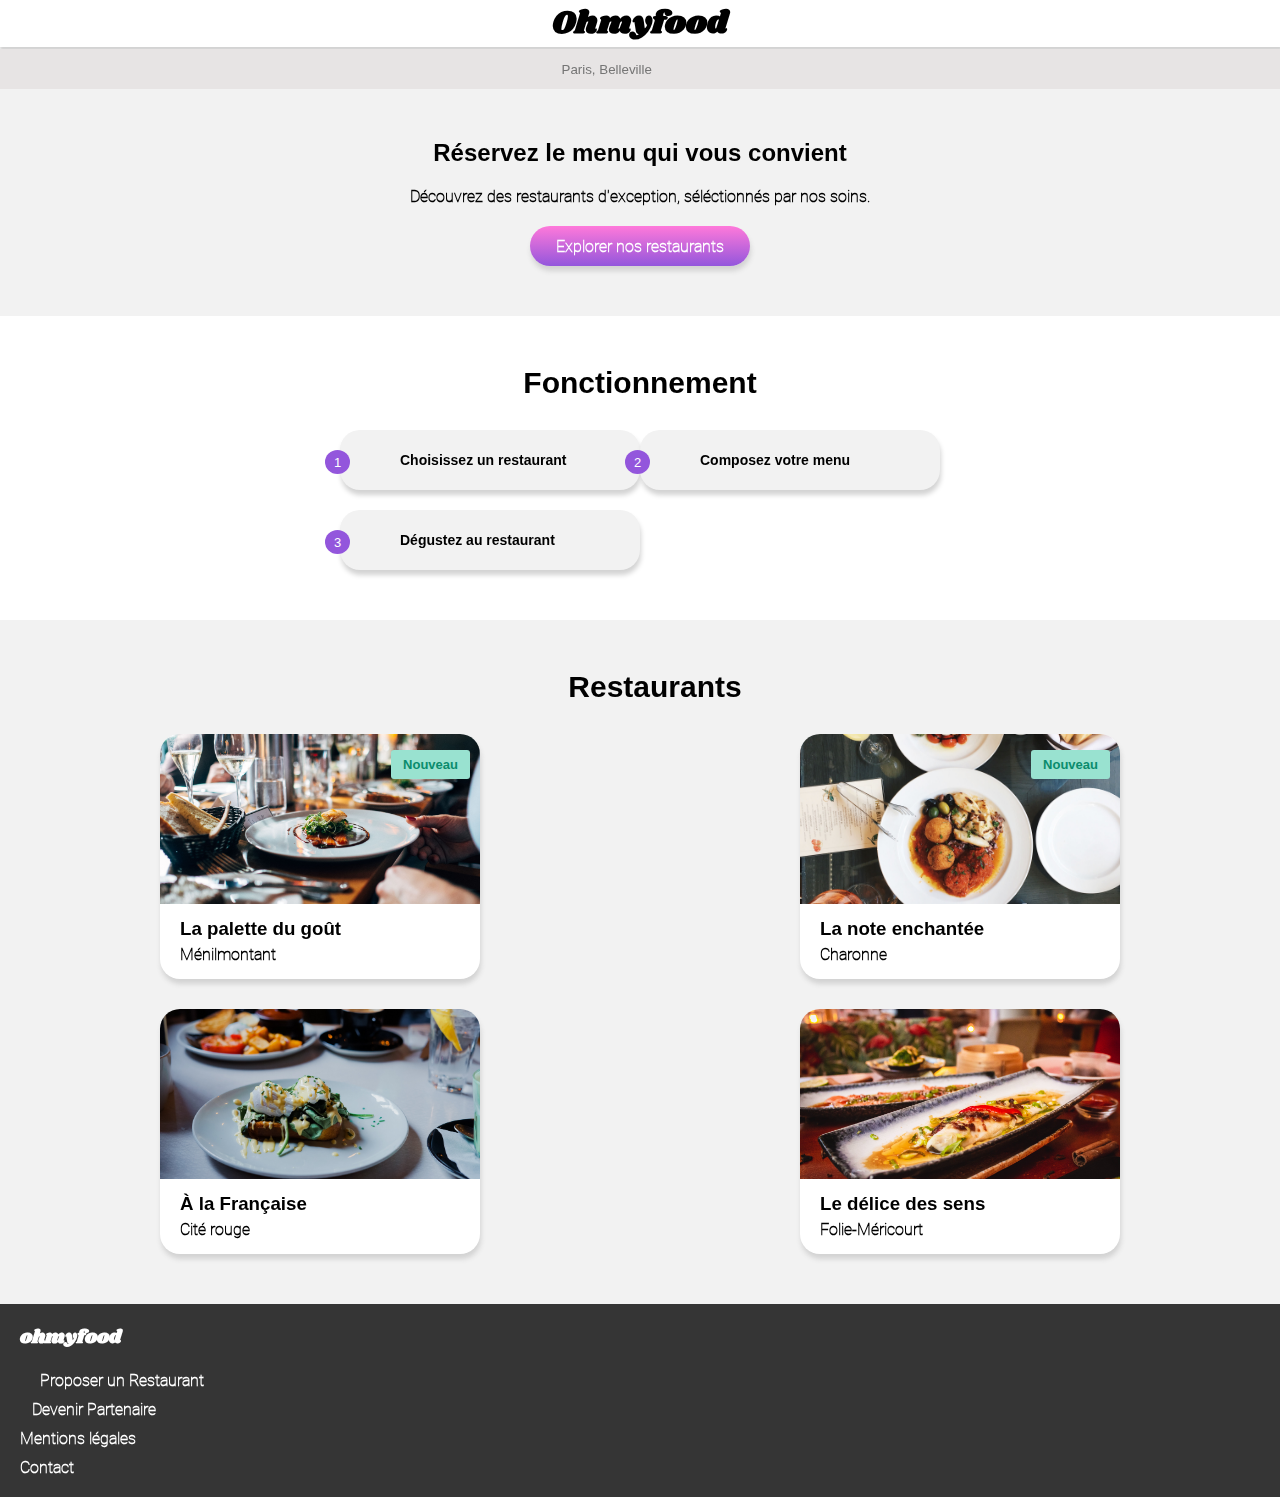
<file: index.html>
<!DOCTYPE html>
<html lang="fr">
<head>
    <meta charset="UTF-8">
    <meta http-equiv="X-UA-Compatible" content="IE=edge">
    <meta name="viewport" content="width=device-width, initial-scale=1.0">
    <link rel="stylesheet" type="text/css" href="style.css">
    <link rel="stylesheet" href="https://use.fontawesome.com/releases/v5.8.1/css/all.css" integrity="sha384-50oBUHEmvpQ+1lW4y57PTFmhCaXp0ML5d60M1M7uH2+nqUivzIebhndOJK28anvf" crossorigin="anonymous">
    <title>Oh My Food</title>
</head>
<body>
    <div class="loader"> 
        <span class="loader-round color1"></span>
        <span class="loader-round color2"></span>
        <span class="loader-round color3"></span>
    </div>
    <header>
        <h1 class="omf">Ohmyfood</h1>

    </header>
    <div class="recherche">
    <form>
        <i class="fas fa-map-marker-alt map"></i>
        <label id="search"></label>
        <input type="search" id="site-search" name="q" aria-label="Search through site content" placeholder="Paris, Belleville" >
    </form>
    </div>
    <div class="description">
        <h2 class="description-titre">Réservez le menu qui vous convient</h2>
        <p class="description-texte">Découvrez des restaurants d'exception, séléctionnés par nos soins.</p>
        <div class="description-clic">
            <p>Explorer nos restaurants</p>
        </div>

    </div>
    <nav class="fonctionnement">
        <h2 >Fonctionnement</h2>
        <ul class="menu-fonctionnement">
            <li>
                <div class="btn-nav m1">
                    <i class="fas fa-mobile-alt icon-menu"></i>
                    <h4 class="fonctionnement-text">Choisissez un restaurant</h4>
                    <div class="number">1</div>
                </div>
            </li>
            <li>
                <div class="btn-nav m2">
                    <div class="icon-menu">
                        <i class="fas fa-ellipsis-v "></i>
                        <i class="fas fa-bars "></i>
                    </div>
                    <h4 class="fonctionnement-text" >Composez votre menu</h4>
                    <div class="number">2</div>
                </div>
            </li>
            <li>
                <div class="btn-nav m3">
                    <i class="fas fa-store icon-menu "></i>
                    <h4 class="fonctionnement-text">Dégustez au restaurant</h4>
                    <div class="number">3</div>
                </div>
            </li>

        </ul>

    </nav>
    <section>
        <h2>Restaurants</h2>
        <div class="lesmenu">
        <article>
            <a href="indexm1.html">
                <img src="image/menu1-min.jpg" class="img" alt="menu1">
            </a>
            
            
            <div class="article-contenue">
                <div class="article-text">
                    <h3>La palette du goût</h3>
                    <span class="new">Nouveau</span>
                    <p>Ménilmontant</p>
                </div>
                <div class="amour">
                    <i class="fas fa-heart coeur-fond"></i><i class="far fa-heart coeur"></i>
                </div>
            </div> 
        </article>
        <article>
            <a href="indexm2.html">
                <img src="image/menu2-min.jpg" class="img" alt="menu2">
            </a>
            <div class="article-contenue">
                <div class="article-text">
                    <h3>La note enchantée</h3>
                    <span class="new">Nouveau</span>
                    <p>Charonne</p>
                </div>
                <div class="amour">
                    <i class="fas fa-heart coeur-fond"></i><i class="far fa-heart coeur"></i>
                </div>
            </div>
        </article>
        <article>
            <a href="indexm3.html">
                <img src="image/menu3-min.jpg" class="img" alt="menu3">
            </a>
            <div class="article-contenue">
                <div class="article-text">
                    <h3>À la Française</h3>
                    <p>Cité rouge</p>
                </div>
                <div class="amour">
                    <i class="fas fa-heart coeur-fond"></i><i class="far fa-heart coeur"></i>
                </div>
            </div>
        </article>
        <article>
            <a href="indexm4.html">
                <img src="image/menu4-min.jpg" class="img" alt="menu4">
            </a>
            <div class="article-contenue">
                <div class="article-text">
                    <h3>Le délice des sens</h3>
                    <p>Folie-Méricourt</p>
                </div>
                <div class="amour">
                    <i class="fas fa-heart coeur-fond"></i><i class="far fa-heart coeur"></i>
                </div>
            </div>
        </article>
    </div>
    </section>
    <footer> 
        <h2 class="footer-titre omf">ohmyfood</h2>
        <ul class="footer-menu">
        <li class="footer-element">
            <i class="fas fa-utensils icon-footer ic1"></i>
            <p>Proposer un Restaurant</p>
        </li>
        <li class="footer-element">
            <i class="fas fa-hands-helping icon-footer ic2"></i>
            <p>Devenir Partenaire</p>
        </li>
        <li class="footer-element">
            <p>Mentions légales</p>
        </li>
        <li class="footer-element">
            <a href="mailto:Email@trck.com">
                <p>Contact</p>
            </a>
        </li>
        
    </ul>
    </footer>

</body>
</html>
</file>
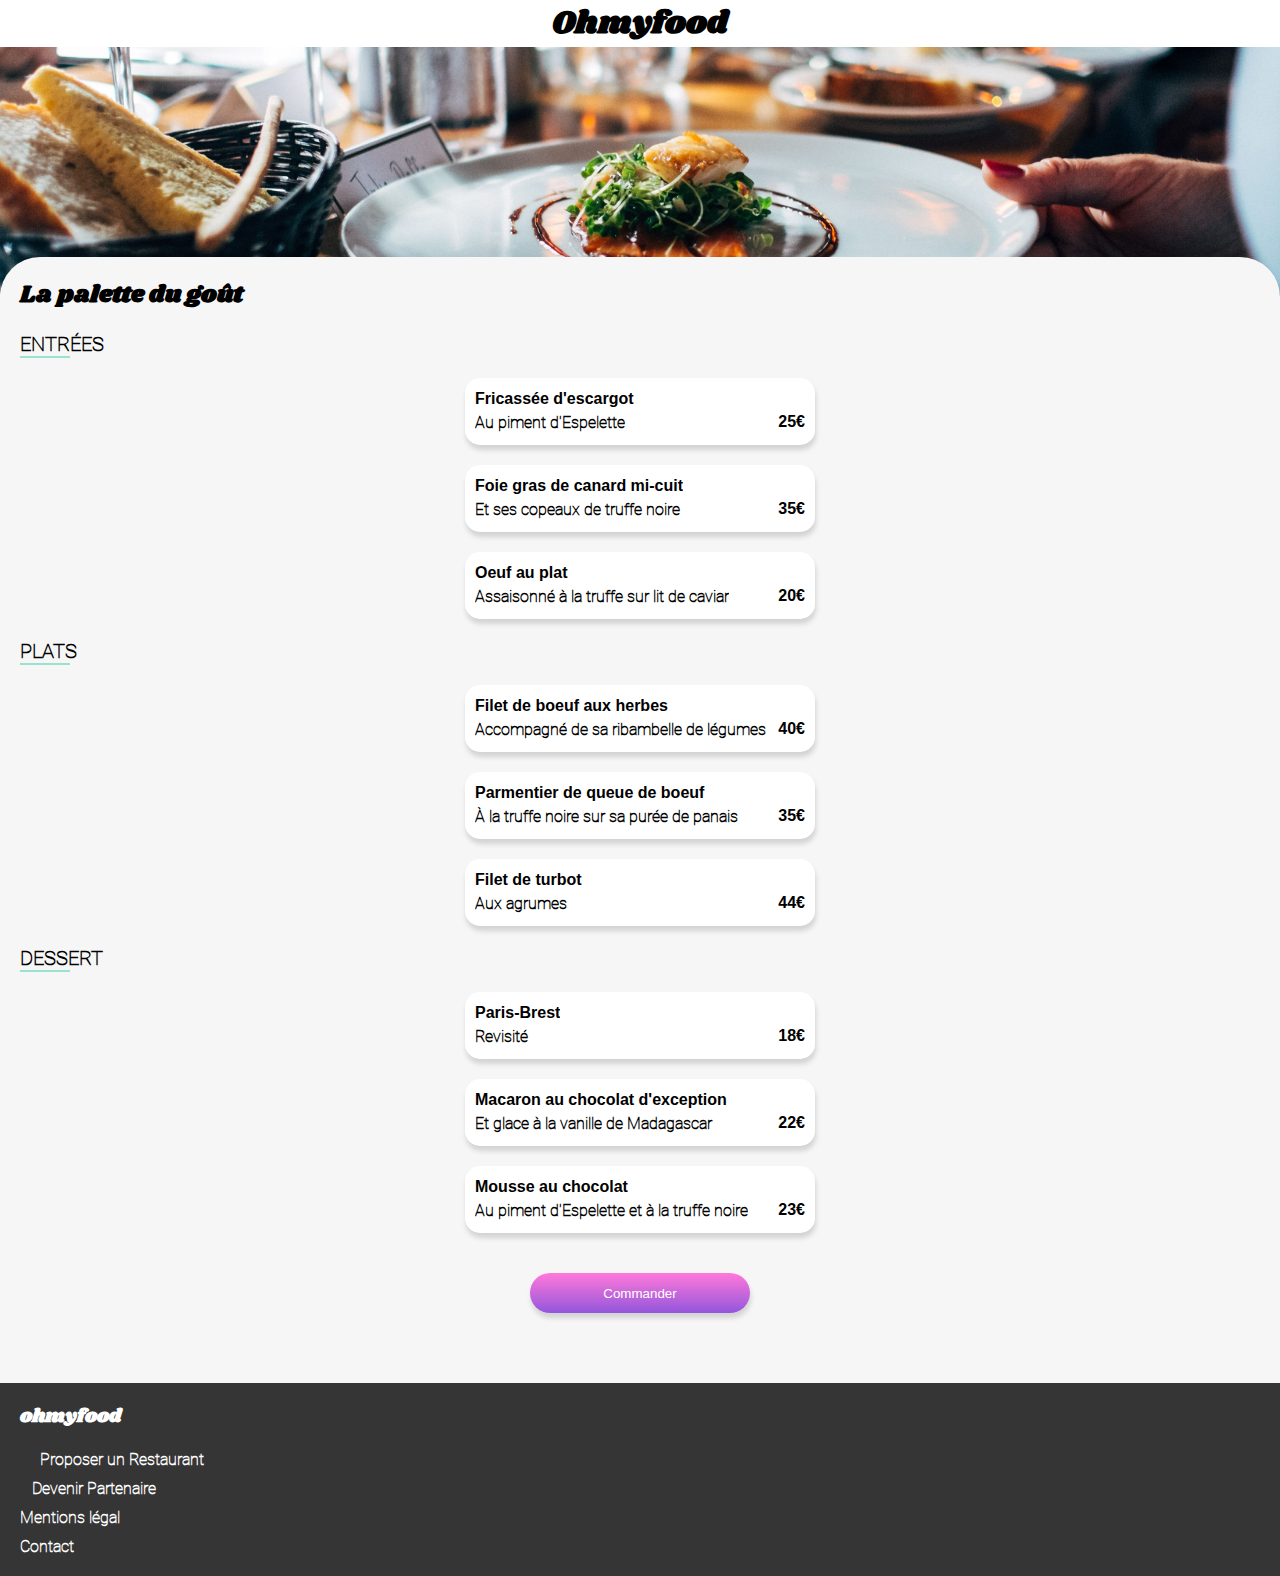
<file: indexm1.html>
<!DOCTYPE html>
<html lang="fr">
<head>
    <meta charset="UTF-8">
    <meta http-equiv="X-UA-Compatible" content="IE=edge">
    <meta name="viewport" content="width=device-width, initial-scale=1.0">
    <link rel="stylesheet" type="text/css" href="stylemenu.css">
    <link rel="stylesheet" href="https://use.fontawesome.com/releases/v5.8.1/css/all.css" integrity="sha384-50oBUHEmvpQ+1lW4y57PTFmhCaXp0ML5d60M1M7uH2+nqUivzIebhndOJK28anvf" crossorigin="anonymous">

    <title>La palette du goût</title>
</head>

<body>
    <header>
      <a href="index.html">
         <i class="fas fa-arrow-left retour"></i>
        </a>
         <h1 class="omf">Ohmyfood</h1>

    </header>
    <div class="photo">
      <img src="image/menu1-min.jpg" class="img" alt="menu1">
    </div>
    <section>
        <div class="titre"> 
            <h2>La palette du goût</h2>
            <div class="amour">
              <i class="fas fa-heart coeur-fond"></i><i class="far fa-heart coeur"></i>
          </div>
        </div>
          <div class="lesmenu">
            <article>
            <h2>ENTRÉES</h2>
            <ul class="menu">
                <li class="un">
                  <div class="menu-contenue">
                    <h3>Fricassée d'escargot</h3>
                    <p>Au piment d'Espelette</p>
                  </div>
                  <p class="prix">25€</p>
                  <div class="choix ">
                    <i class="fas fa-check-circle valide rotate-center "></i>
                  </div>
                </li>
                <li class="deux">
                  <div class="menu-contenue">
                    <h3>Foie gras de canard mi-cuit</h3>
                    <p>Et ses copeaux de truffe noire</p>
                  </div>
                  <p class="prix">35€</p>
                  <div class="choix ">
                    <i class="fas fa-check-circle valide rotate-center "></i>
                  </div>
                </li>
                <li class="trois">
                  <div class="menu-contenue">
                    <h3>Oeuf au plat</h3>
                    <p>Assaisonné à la truffe sur lit de caviar</p>
                  </div>
                  <p class="prix">20€</p>
                  <div class="choix ">
                    <i class="fas fa-check-circle valide rotate-center "></i>
                  </div>
                </li>
            </ul>
          </article>
          <article>
            <h2>PLATS</h2>
          <ul class="menu">
            <li class="un">
              <div class="menu-contenue">
                <h3>Filet de boeuf aux herbes</h3>
                <p>Accompagné de sa ribambelle de légumes</p>
              </div>
              <p class="prix">40€</p>
              <div class="choix ">
                <i class="fas fa-check-circle valide rotate-center "></i>
              </div>
            </li>
            <li class="deux">
              <div class="menu-contenue">
                <h3>Parmentier de queue de boeuf</h3>
                <p>À la truffe noire sur sa purée de panais</p>
              </div>
              <p class="prix">35€</p>
              <div class="choix ">
                <i class="fas fa-check-circle valide rotate-center "></i>
              </div>
            </li>
            <li class="trois">
              <div class="menu-contenue">
                <h3>Filet de turbot</h3>
                <p>Aux agrumes</p>
              </div>
              <p class="prix">44€</p>
              <div class="choix ">
                <i class="fas fa-check-circle valide rotate-center "></i>
              </div>
            </li>
          </ul>
        </article>
        <article>
          <h2>DESSERT</h2>
         <ul class="menu">
            <li class="un">
              <div class="menu-contenue">
                <h3>Paris-Brest</h3>
                <p>Revisité</p>
              </div>
              <p class="prix">18€</p>
              <div class="choix ">
                <i class="fas fa-check-circle valide rotate-center "></i>
              </div>
            </li>
            <li class="deux">
              <div class="menu-contenue">
                <h3>Macaron au chocolat d'exception</h3>
                <p>Et glace à la vanille de Madagascar</p>
              </div>
              <p class="prix">22€</p>
              <div class="choix ">
                <i class="fas fa-check-circle valide rotate-center "></i>
              </div>
            </li>
            <li class="trois">
              <div class="menu-contenue">
                <h3>Mousse au chocolat </h3>
                <p>Au piment d'Espelette et à la truffe noire</p>
              </div>
              <p class="prix">23€</p>
              <div class="choix ">
                <i class="fas fa-check-circle valide rotate-center "></i>
              </div>
            </li>
         </ul>
        </article>
        </div>
    </section>
    <div class="commander">
      <button>Commander</button>
    </div>
    <footer> 
        <h2 class="footer-titre omf">ohmyfood</h2>
        <ul class="footer-menu">
        <li class="footer-element">
          <i class="fas fa-utensils icon-footer ic1"></i>
          <p>Proposer un Restaurant</p>
        </li>
        <li class="footer-element">
          <i class="fas fa-hands-helping icon-footer ic2"></i>
          <p>Devenir Partenaire</p>
        </li>
        <li class="footer-element">
          <p>Mentions légal</p>
        </li>
        <li class="footer-element">
          <a href="mailto:Email@trck.com">
            <p>Contact</p>
          </a>
        </li>
        </ul>
    </footer>
</body>
</html>
</file>
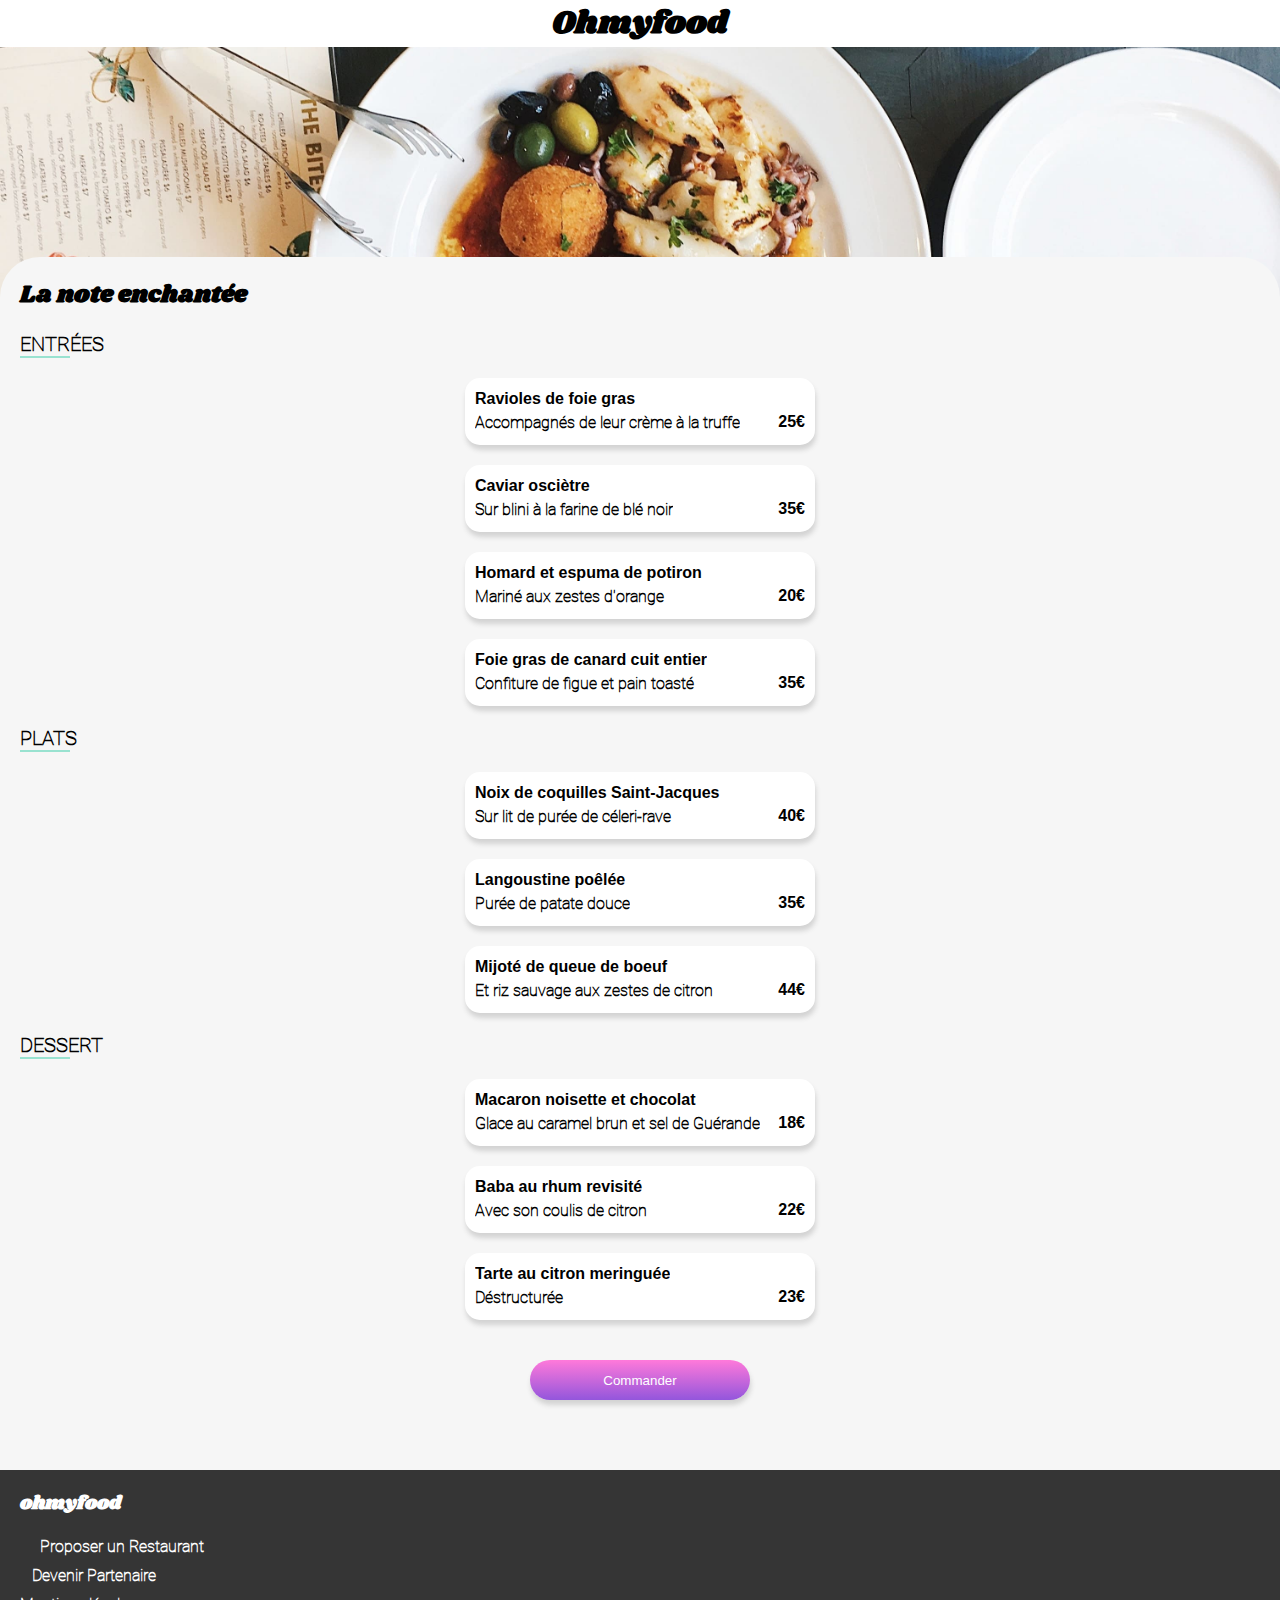
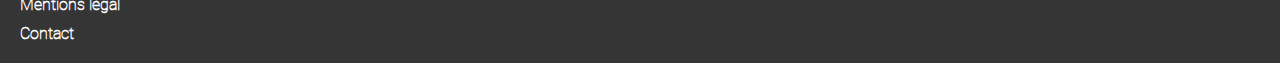
<file: indexm2.html>
<!DOCTYPE html>
<html lang="fr">
<head>
    <meta charset="UTF-8">
    <meta http-equiv="X-UA-Compatible" content="IE=edge">
    <meta name="viewport" content="width=device-width, initial-scale=1.0">
    <link rel="stylesheet" type="text/css" href="stylemenu.css">
    <link rel="stylesheet" href="https://use.fontawesome.com/releases/v5.8.1/css/all.css" integrity="sha384-50oBUHEmvpQ+1lW4y57PTFmhCaXp0ML5d60M1M7uH2+nqUivzIebhndOJK28anvf" crossorigin="anonymous">

    <title>La note enchantée</title>
</head>

<body>
    <header>
      <a href="index.html">
         <i class="fas fa-arrow-left retour"></i>
        </a>
         <h1 class="omf">Ohmyfood</h1>

    </header>
    <div class="photo">
      <img src="image/menu2-min.jpg" class="img" alt="menu2">
    </div>
    <section>
        <div class="titre"> 
            <h2>La note enchantée</h2>
            <div class="amour">
              <i class="fas fa-heart coeur-fond"></i><i class="far fa-heart coeur"></i>
          </div>
        </div>
          <div class="lesmenu">
            <article>
            <h2>ENTRÉES</h2>
            <ul class="menu">
                <li class="un">
                  <div class="menu-contenue">
                    <h3>Ravioles de foie gras</h3>
                    <p>Accompagnés de leur crème à la truffe</p>
                  </div>
                  <p class="prix">25€</p>
                  <div class="choix ">
                    <i class="fas fa-check-circle valide rotate-center "></i>
                  </div>
                </li>
                <li class="deux">
                  <div class="menu-contenue">
                    <h3>Caviar osciètre</h3>
                    <p>Sur blini à la farine de blé noir</p>
                  </div>
                  <p class="prix">35€</p>
                  <div class="choix ">
                    <i class="fas fa-check-circle valide rotate-center "></i>
                  </div>
                </li>
                <li class="trois">
                  <div class="menu-contenue">
                    <h3>Homard et espuma de potiron</h3>
                    <p>Mariné aux zestes d'orange</p>
                  </div>
                  <p class="prix">20€</p>
                  <div class="choix ">
                    <i class="fas fa-check-circle valide rotate-center "></i>
                  </div>
                </li>
                <li class="quattre">
                  <div class="menu-contenue">
                    <h3>Foie gras de canard cuit entier</h3>
                    <p>Confiture de figue et pain toasté</p>
                  </div>
                  <p class="prix">35€</p>
                  <div class="choix ">
                    <i class="fas fa-check-circle valide rotate-center "></i>
                  </div>
                </li>
            </ul>
          </article>
          <article>
            <h2>PLATS</h2>
          <ul class="menu">
            <li class="un">
              <div class="menu-contenue">
                <h3>Noix de coquilles Saint-Jacques</h3>
                <p>Sur lit de purée de céleri-rave</p>
              </div>
              <p class="prix">40€</p>
              <div class="choix ">
                <i class="fas fa-check-circle valide rotate-center "></i>
              </div>
            </li>
            <li class="deux">
              <div class="menu-contenue">
                <h3>Langoustine poêlée</h3>
                <p>Purée de patate douce</p>
              </div>
              <p class="prix">35€</p>
              <div class="choix ">
                <i class="fas fa-check-circle valide rotate-center "></i>
              </div>
            </li>
            <li class="trois">
              <div class="menu-contenue">
                <h3>Mijoté de queue de boeuf</h3>
                <p>Et riz sauvage aux zestes de citron</p>
              </div>
              <p class="prix">44€</p>
              <div class="choix ">
                <i class="fas fa-check-circle valide rotate-center "></i>
              </div>
            </li>
          </ul>
        </article>
        <article>
          <h2>DESSERT</h2>
         <ul class="menu">
            <li class="un">
              <div class="menu-contenue">
                <h3>Macaron noisette et chocolat</h3>
                <p>Glace au caramel brun et sel de Guérande</p>
              </div>
              <p class="prix">18€</p>
              <div class="choix ">
                <i class="fas fa-check-circle valide rotate-center "></i>
              </div>
            </li>
            <li class="deux">
              <div class="menu-contenue">
                <h3>Baba au rhum revisité</h3>
                <p>Avec son coulis de citron</p>
              </div>
              <p class="prix">22€</p>
              <div class="choix ">
                <i class="fas fa-check-circle valide rotate-center "></i>
              </div>
            </li>
            <li class="trois">
              <div class="menu-contenue">
                <h3>Tarte au citron meringuée</h3>
                <p>Déstructurée</p>
              </div>
              <p class="prix">23€</p>
              <div class="choix ">
                <i class="fas fa-check-circle valide rotate-center "></i>
              </div>
            </li>
         </ul>
        </article>
        </div>
    </section>
    <div class="commander">
      <button>Commander</button>
    </div>
    <footer> 
        <h2 class="footer-titre omf">ohmyfood</h2>
        <ul class="footer-menu">
        <li class="footer-element">
          <i class="fas fa-utensils icon-footer ic1"></i>
          <p>Proposer un Restaurant</p>
        </li>
        <li class="footer-element">
          <i class="fas fa-hands-helping icon-footer ic2"></i>
          <p>Devenir Partenaire</p>
        </li>
        <li class="footer-element">
          <p>Mentions légal</p>
        </li>
        <li class="footer-element">
          <a href="mailto:Email@trck.com">
            <p>Contact</p>
          </a>
        </li>
        </ul>
    </footer>
</body>
</html>
</file>
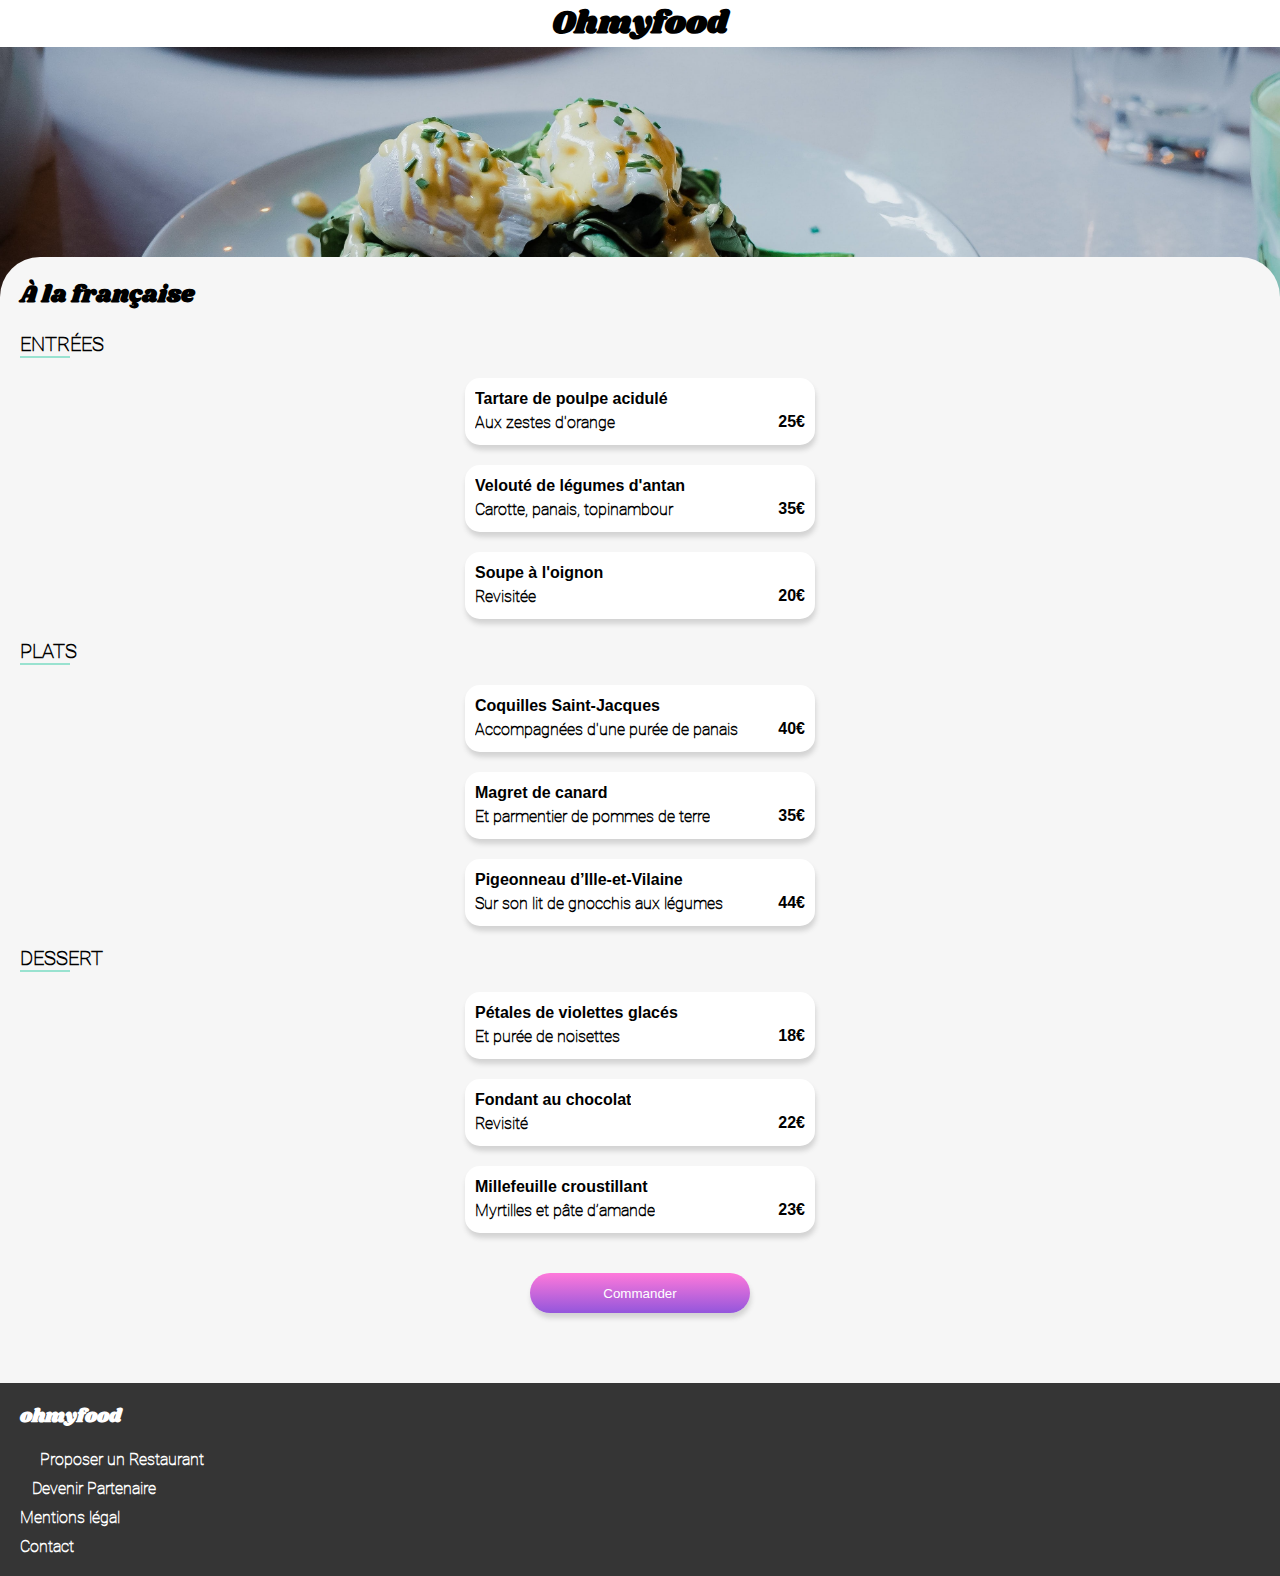
<file: indexm3.html>
<!DOCTYPE html>
<html lang="fr">
<head>
    <meta charset="UTF-8">
    <meta http-equiv="X-UA-Compatible" content="IE=edge">
    <meta name="viewport" content="width=device-width, initial-scale=1.0">
    <link rel="stylesheet" type="text/css" href="stylemenu.css">
    <link rel="stylesheet" href="https://use.fontawesome.com/releases/v5.8.1/css/all.css" integrity="sha384-50oBUHEmvpQ+1lW4y57PTFmhCaXp0ML5d60M1M7uH2+nqUivzIebhndOJK28anvf" crossorigin="anonymous">

    <title>À la française</title>
</head>

<body>
    <header>
      <a href="index.html">
         <i class="fas fa-arrow-left retour"></i>
        </a>
         <h1 class="omf">Ohmyfood</h1>

    </header>
    <div class="photo">
      <img src="image/menu3-min.jpg" class="img" alt="menu3">
    </div>
    <section>
        <div class="titre"> 
            <h2>À la française</h2>
            <div class="amour">
              <i class="fas fa-heart coeur-fond"></i><i class="far fa-heart coeur"></i>
          </div>
        </div>
          <div class="lesmenu">
            <article>
            <h2>ENTRÉES</h2>
            <ul class="menu">
                <li class="un">
                  <div class="menu-contenue">
                    <h3>Tartare de poulpe acidulé</h3>
                    <p>Aux zestes d'orange</p>
                  </div>
                  <p class="prix">25€</p>
                  <div class="choix ">
                    <i class="fas fa-check-circle valide rotate-center "></i>
                  </div>
                </li>
                <li class="deux">
                  <div class="menu-contenue">
                    <h3>Velouté de légumes d'antan</h3>
                    <p>Carotte, panais, topinambour</p>
                  </div>
                  <p class="prix">35€</p>
                  <div class="choix ">
                    <i class="fas fa-check-circle valide rotate-center "></i>
                  </div>
                </li>
                <li class="trois">
                  <div class="menu-contenue">
                    <h3>Soupe à l'oignon</h3>
                    <p>Revisitée</p>
                  </div>
                  <p class="prix">20€</p>
                  <div class="choix ">
                    <i class="fas fa-check-circle valide rotate-center "></i>
                  </div>
                </li>
            </ul>
          </article>
          <article>
            <h2>PLATS</h2>
          <ul class="menu">
            <li class="un">
              <div class="menu-contenue">
                <h3>Coquilles Saint-Jacques</h3>
                <p>Accompagnées d'une purée de panais</p>
              </div>
              <p class="prix">40€</p>
              <div class="choix ">
                <i class="fas fa-check-circle valide rotate-center "></i>
              </div>
            </li>
            <li class="deux">
              <div class="menu-contenue">
                <h3>Magret de canard</h3>
                <p>Et parmentier de pommes de terre</p>
              </div>
              <p class="prix">35€</p>
              <div class="choix ">
                <i class="fas fa-check-circle valide rotate-center "></i>
              </div>
            </li>
            <li class="trois">
              <div class="menu-contenue">
                <h3>Pigeonneau d’Ille-et-Vilaine</h3>
                <p>Sur son lit de gnocchis aux légumes</p>
              </div>
              <p class="prix">44€</p>
              <div class="choix ">
                <i class="fas fa-check-circle valide rotate-center "></i>
              </div>
            </li>
          </ul>
        </article>
        <article>
          <h2>DESSERT</h2>
         <ul class="menu">
            <li class="un">
              <div class="menu-contenue">
                <h3>Pétales de violettes glacés</h3>
                <p>Et purée de noisettes</p>
              </div>
              <p class="prix">18€</p>
              <div class="choix ">
                <i class="fas fa-check-circle valide rotate-center "></i>
              </div>
            </li>
            <li class="deux">
              <div class="menu-contenue">
                <h3>Fondant au chocolat</h3>
                <p>Revisité</p>
              </div>
              <p class="prix">22€</p>
              <div class="choix ">
                <i class="fas fa-check-circle valide rotate-center "></i>
              </div>
            </li>
            <li class="trois">
              <div class="menu-contenue">
                <h3>Millefeuille croustillant</h3>
                <p>Myrtilles et pâte d’amande</p>
              </div>
              <p class="prix">23€</p>
              <div class="choix ">
                <i class="fas fa-check-circle valide rotate-center "></i>
              </div>
            </li>
         </ul>
        </article>
        </div>
    </section>
    <div class="commander">
      <button>Commander</button>
    </div>
    <footer> 
        <h2 class="footer-titre omf">ohmyfood</h2>
        <ul class="footer-menu">
        <li class="footer-element">
          <i class="fas fa-utensils icon-footer ic1"></i>
          <p>Proposer un Restaurant</p>
        </li>
        <li class="footer-element">
          <i class="fas fa-hands-helping icon-footer ic2"></i>
          <p>Devenir Partenaire</p>
        </li>
        <li class="footer-element">
          <p>Mentions légal</p>
        </li>
        <li class="footer-element">
          <a href="mailto:Email@trck.com">
            <p>Contact</p>
          </a>
        </li>
        </ul>
    </footer>
</body>
</html>
</file>
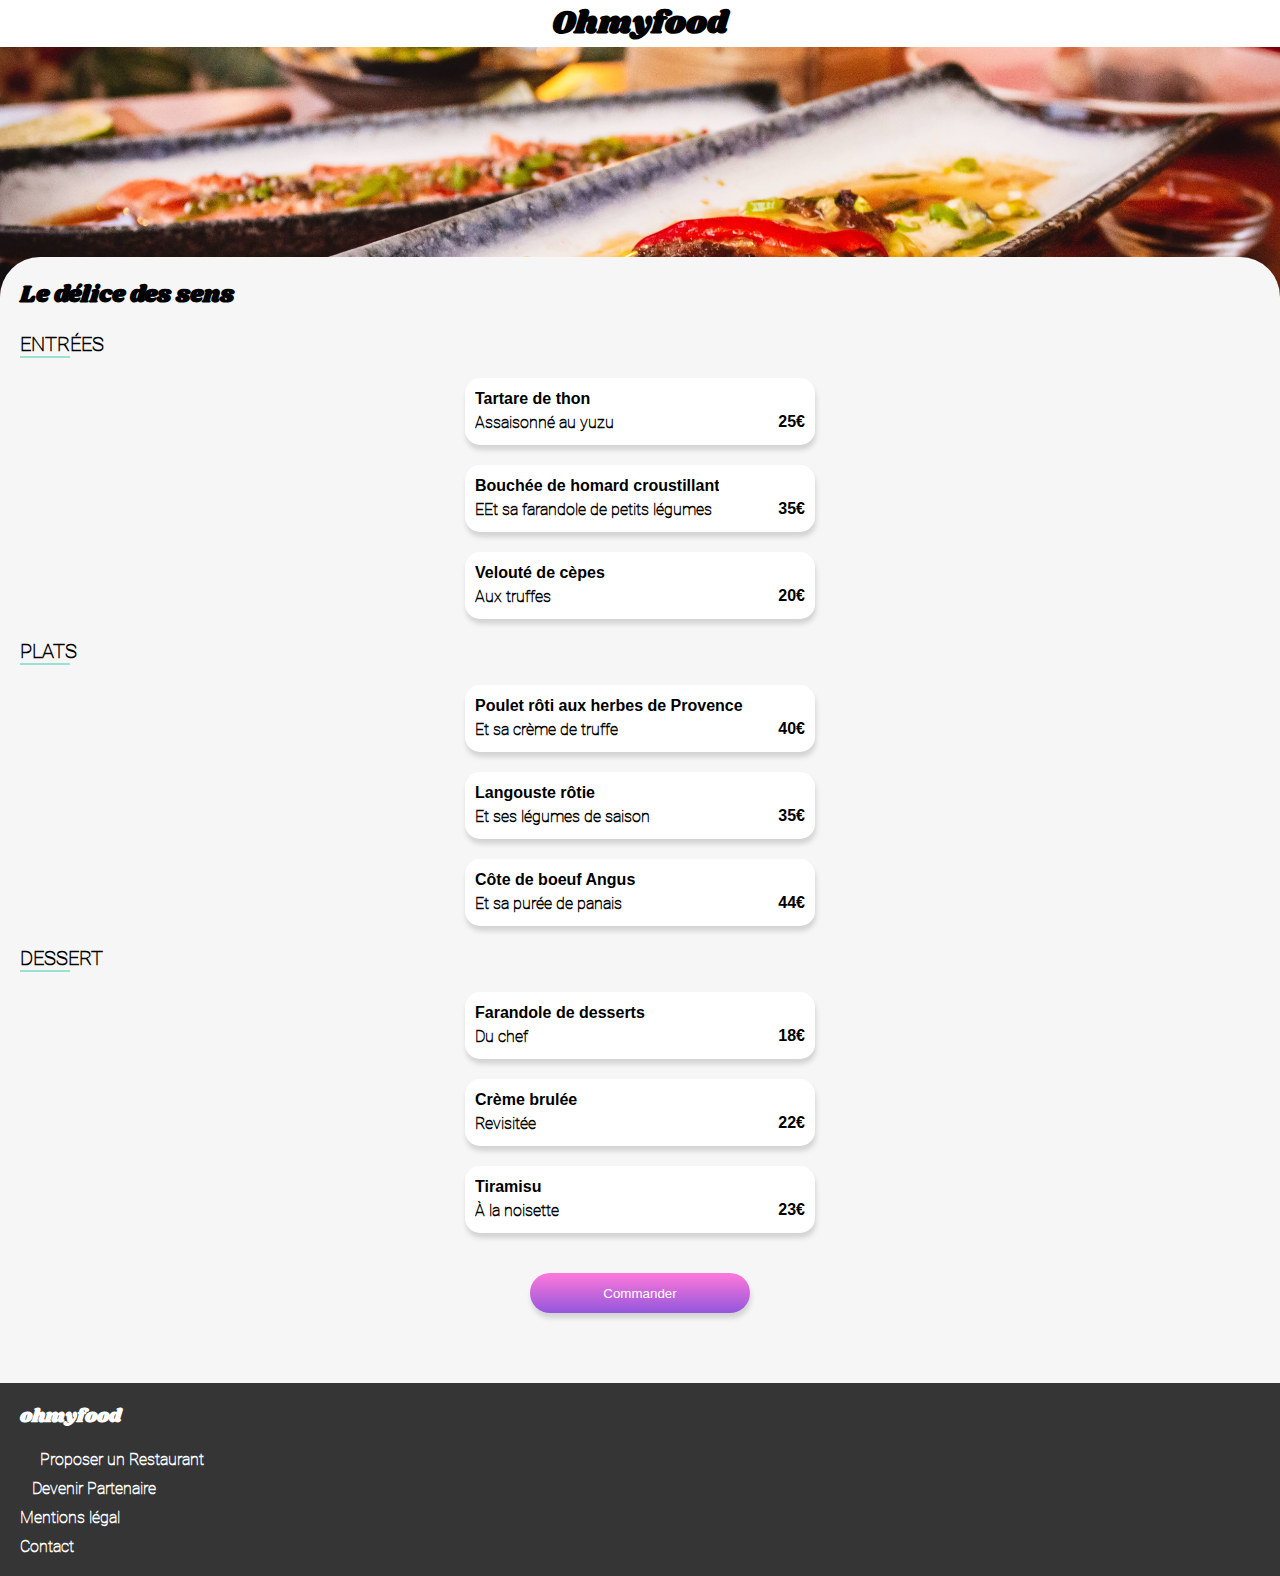
<file: indexm4.html>
<!DOCTYPE html>
<html lang="fr">
<head>
    <meta charset="UTF-8">
    <meta http-equiv="X-UA-Compatible" content="IE=edge">
    <meta name="viewport" content="width=device-width, initial-scale=1.0">
    <link rel="stylesheet" type="text/css" href="stylemenu.css">
    <link rel="stylesheet" href="https://use.fontawesome.com/releases/v5.8.1/css/all.css" integrity="sha384-50oBUHEmvpQ+1lW4y57PTFmhCaXp0ML5d60M1M7uH2+nqUivzIebhndOJK28anvf" crossorigin="anonymous">

    <title>Le délice des sens</title>
</head>

<body>
    <header>
      <a href="index.html">
         <i class="fas fa-arrow-left retour"></i>
        </a>
         <h1 class="omf">Ohmyfood</h1>

    </header>
    <div class="photo">
      <img src="image/menu4-min.jpg" class="img" alt="menu4">
    </div>
    <section>
        <div class="titre"> 
            <h2>Le délice des sens</h2>
            <div class="amour">
              <i class="fas fa-heart coeur-fond"></i><i class="far fa-heart coeur"></i>
          </div>
        </div>
          <div class="lesmenu">
            <article>
            <h2>ENTRÉES</h2>
            <ul class="menu">
                <li class="un">
                  <div class="menu-contenue">
                    <h3>Tartare de thon</h3>
                    <p>Assaisonné au yuzu</p>
                  </div>
                  <p class="prix">25€</p>
                  <div class="choix ">
                    <i class="fas fa-check-circle valide rotate-center "></i>
                  </div>
                </li>
                <li class="deux">
                  <div class="menu-contenue">
                    <h3>Bouchée de homard croustillant</h3>
                    <p>EEt sa farandole de petits légumes</p>
                  </div>
                  <p class="prix">35€</p>
                  <div class="choix ">
                    <i class="fas fa-check-circle valide rotate-center "></i>
                  </div>
                </li>
                <li class="trois">
                  <div class="menu-contenue">
                    <h3>Velouté de cèpes</h3>
                    <p>Aux truffes</p>
                  </div>
                  <p class="prix">20€</p>
                  <div class="choix ">
                    <i class="fas fa-check-circle valide rotate-center "></i>
                  </div>
                </li>
            </ul>
          </article>
          <article>
            <h2>PLATS</h2>
          <ul class="menu">
            <li class="un">
              <div class="menu-contenue">
                <h3>Poulet rôti aux herbes de Provence </h3>
                <p>Et sa crème de truffe</p>
              </div>
              <p class="prix">40€</p>
              <div class="choix ">
                <i class="fas fa-check-circle valide rotate-center "></i>
              </div>
            </li>
            <li class="deux">
              <div class="menu-contenue">
                <h3>Langouste rôtie</h3>
                <p>Et ses légumes de saison</p>
              </div>
              <p class="prix">35€</p>
              <div class="choix ">
                <i class="fas fa-check-circle valide rotate-center "></i>
              </div>
            </li>
            <li class="trois">
              <div class="menu-contenue">
                <h3>Côte de boeuf Angus</h3>
                <p>Et sa purée de panais</p>
              </div>
              <p class="prix">44€</p>
              <div class="choix ">
                <i class="fas fa-check-circle valide rotate-center "></i>
              </div>
            </li>
          </ul>
        </article>
        <article>
          <h2>DESSERT</h2>
         <ul class="menu">
            <li class="un">
              <div class="menu-contenue">
                <h3>Farandole de desserts</h3>
                <p>Du chef</p>
              </div>
              <p class="prix">18€</p>
              <div class="choix ">
                <i class="fas fa-check-circle valide rotate-center "></i>
              </div>
            </li>
            <li class="deux">
              <div class="menu-contenue">
                <h3>Crème brulée</h3>
                <p>Revisitée</p>
              </div>
              <p class="prix">22€</p>
              <div class="choix ">
                <i class="fas fa-check-circle valide rotate-center "></i>
              </div>
            </li>
            <li class="trois">
              <div class="menu-contenue">
                <h3>Tiramisu</h3>
                <p>À la noisette</p>
              </div>
              <p class="prix">23€</p>
              <div class="choix ">
                <i class="fas fa-check-circle valide rotate-center "></i>
              </div>
            </li>
         </ul>
        </article>
        </div>
    </section>
    <div class="commander">
      <button>Commander</button>
    </div>
    <footer> 
        <h2 class="footer-titre omf">ohmyfood</h2>
        <ul class="footer-menu">
        <li class="footer-element">
          <i class="fas fa-utensils icon-footer ic1"></i>
          <p>Proposer un Restaurant</p>
        </li>
        <li class="footer-element">
          <i class="fas fa-hands-helping icon-footer ic2"></i>
          <p>Devenir Partenaire</p>
        </li>
        <li class="footer-element">
          <p>Mentions légal</p>
        </li>
        <li class="footer-element">
          <a href="mailto:Email@trck.com">
            <p>Contact</p>
          </a>
        </li>
        </ul>
    </footer>
</body>
</html>
</file>
<file: style.css>
@charset "UTF-8";
* {
  margin: 0;
  padding: 0;
  list-style: none;
}

@font-face {
  font-family: "Shrikhand";
  src: url("Police/Shrikhand-Regular.ttf");
}

@font-face {
  font-family: "Roboto";
  src: url(Police/Roboto-Thin.ttf);
}

.loader {
  position: fixed;
  display: -webkit-box;
  display: -ms-flexbox;
  display: flex;
  -webkit-box-pack: center;
      -ms-flex-pack: center;
          justify-content: center;
  -ms-flex-line-pack: center;
      align-content: center;
  height: 100%;
  width: 100%;
  background: -webkit-gradient(linear, left top, left bottom, from(#FF79DA), to(#9356DC));
  background: linear-gradient(#FF79DA, #9356DC);
  z-index: -1;
  -webkit-animation: loader-opactity 3s linear;
          animation: loader-opactity 3s linear;
  opacity: 0;
  margin-top: 0;
  margin-left: 0;
}

.loader .loader-round {
  -ms-flex-item-align: center;
      -ms-grid-row-align: center;
      align-self: center;
  height: 20px;
  width: 20px;
  padding: 5px;
  border-radius: 50%;
  border: 2px solid;
}

.loader .color1 {
  color: #9356DC;
  background-color: #9356DC;
  margin-right: 20px;
  -webkit-animation: loader-round-delay 1s;
          animation: loader-round-delay 1s;
  -webkit-animation-delay: 0.5s;
          animation-delay: 0.5s;
}

.loader .color2 {
  background-color: #FF79DA;
  color: #FF79DA;
  margin-right: 20px;
  -webkit-animation: loader-round-delay 1s;
          animation: loader-round-delay 1s;
  -webkit-animation-delay: 1s;
          animation-delay: 1s;
}

.loader .color3 {
  background-color: #99E2D0;
  color: #99E2D0;
  -webkit-animation: loader-round-delay 1s;
          animation: loader-round-delay 1s;
  -webkit-animation-delay: 1.5s;
          animation-delay: 1.5s;
}

.omf {
  font-family: "Shrikhand";
}

body {
  font-family: "arial";
}

p {
  font-family: "Roboto";
  font-weight: bold;
}

a {
  text-decoration: none;
}

header {
  -webkit-box-shadow: 1px 3px 3px 1px lightgrey;
          box-shadow: 1px 3px 3px 1px lightgrey;
}

header h1 {
  display: -webkit-box;
  display: -ms-flexbox;
  display: flex;
  -webkit-box-pack: center;
      -ms-flex-pack: center;
          justify-content: center;
}

.recherche {
  background-color: #E7E4E4;
  padding: 10px 0 10px 0;
  margin-top: 2px;
}

.recherche form {
  display: -webkit-box;
  display: -ms-flexbox;
  display: flex;
  -webkit-box-pack: center;
      -ms-flex-pack: center;
          justify-content: center;
}

.recherche form .map {
  margin-right: 20px;
  font-size: 15px;
}

.recherche form input {
  height: 20px;
  background-color: #E7E4E4;
  border: none;
}

.description {
  display: -ms-grid;
  display: grid;
  -ms-grid-columns: auto;
      grid-template-columns: auto;
  grid-row-gap: 20px;
  background-color: #F2F2F2;
  padding-bottom: 50px;
  padding-top: 50px;
}

.description .description-titre {
  display: -ms-grid;
  display: grid;
  -ms-grid-column-align: center;
      justify-self: center;
  width: 70vw;
  text-align: center;
}

.description .description-texte {
  display: -ms-grid;
  display: grid;
  -ms-grid-column-align: center;
      justify-self: center;
  width: 75vw;
  text-align: center;
}

.description .description-clic {
  display: -ms-grid;
  display: grid;
  -ms-grid-column-align: center;
      justify-self: center;
  border-top-left-radius: 20px;
  border-top-right-radius: 20px;
  border-bottom-left-radius: 20px;
  border-bottom-right-radius: 20px;
  -webkit-box-shadow: 1px 5px 5px lightgrey;
          box-shadow: 1px 5px 5px lightgrey;
  -webkit-transform: scale(1);
          transform: scale(1);
  background: -webkit-gradient(linear, left top, left bottom, from(#FF79DA), to(#9356DC));
  background: linear-gradient(#FF79DA, #9356DC);
  width: 220px;
  height: 40px;
  cursor: pointer;
  -webkit-transition: -webkit-transform 1s;
  transition: -webkit-transform 1s;
  transition: transform 1s;
  transition: transform 1s, -webkit-transform 1s;
}

.description .description-clic p {
  color: white;
  text-align: center;
  -ms-grid-column-align: center;
      justify-self: center;
  -ms-flex-item-align: center;
      -ms-grid-row-align: center;
      align-self: center;
}

.fonctionnement {
  margin-top: 50px;
}

.fonctionnement h2 {
  margin: 0 0 30px 30px;
}

.fonctionnement .menu-fonctionnement {
  display: -ms-grid;
  display: grid;
  grid-row-gap: 20px;
  padding-bottom: 50px;
  -ms-grid-column-align: center;
      justify-self: center;
}

.fonctionnement .menu-fonctionnement li {
  width: 300px;
  -ms-grid-column-align: center;
      justify-self: center;
  cursor: pointer;
}

.fonctionnement .menu-fonctionnement li :hover {
  background-color: #F5EDFF;
}

.fonctionnement .menu-fonctionnement li :hover .icon-menu {
  color: #9356DC;
}

.fonctionnement .menu-fonctionnement .btn-nav {
  width: 300px;
  height: 60px;
  color: black;
  border-top-left-radius: 20px;
  border-top-right-radius: 20px;
  border-bottom-right-radius: 20px;
  border-bottom-left-radius: 20px;
  -webkit-box-align: center;
      -ms-flex-align: center;
          align-items: center;
  display: -ms-grid;
  display: grid;
  -ms-grid-columns: 20% 80%;
      grid-template-columns: 20% 80%;
  -webkit-box-shadow: 1px 5px 5px lightgrey;
          box-shadow: 1px 5px 5px lightgrey;
  background-color: #F2F2F2;
  position: relative;
}

.fonctionnement .menu-fonctionnement .btn-nav .icon-menu {
  color: gray;
  -ms-grid-column-align: center;
      justify-self: center;
}

.fonctionnement .menu-fonctionnement .btn-nav .fonctionnement-text {
  font-size: 14px;
}

.fonctionnement .menu-fonctionnement .btn-nav .number {
  position: absolute;
  top: 20px;
  left: -15px;
  border-radius: 50%;
  background-color: #9356DC;
  color: white;
  height: 19px;
  width: 25px;
  text-align: center;
  padding-top: 5px;
  font-size: 13px;
}

section {
  width: 100%;
  background-color: #F2F2F2;
  padding-bottom: 30px;
  padding-top: 50px;
  padding-bottom: 50px;
}

section h2 {
  margin-left: 30px;
  margin-bottom: 25px;
}

section .lesmenu {
  display: -ms-grid;
  display: grid;
  grid-row-gap: 30px;
}

section .lesmenu article {
  position: relative;
  display: -webkit-box;
  display: -ms-flexbox;
  display: flex;
  -webkit-box-orient: vertical;
  -webkit-box-direction: normal;
      -ms-flex-direction: column;
          flex-direction: column;
  width: 320px;
  justify-self: center;
  margin-right: 0;
  margin-bottom: 0px;
  border-bottom-left-radius: 20px;
  border-bottom-right-radius: 20px;
  border-top-right-radius: 20px;
  border-top-left-radius: 20px;
  background-color: white;
  -webkit-box-shadow: 1px 5px 5px lightgrey;
          box-shadow: 1px 5px 5px lightgrey;
}

section .lesmenu article .img {
  -o-object-fit: cover;
     object-fit: cover;
  height: 170px;
  width: 320px;
  border-top-left-radius: 20px;
  border-top-right-radius: 20px;
}

section .lesmenu article .article-contenue {
  display: -webkit-box;
  display: -ms-flexbox;
  display: flex;
  -webkit-box-pack: justify;
      -ms-flex-pack: justify;
          justify-content: space-between;
  padding-bottom: 5px;
  -webkit-box-align: center;
      -ms-flex-align: center;
          align-items: center;
}

section .lesmenu article .article-contenue .new {
  position: absolute;
  bottom: 200px;
  right: 10px;
  padding: 7px 12px;
  color: #0A8C6D;
  background-color: #99E2D0;
  border-top-left-radius: 3px;
  border-top-right-radius: 3px;
  border-bottom-left-radius: 3px;
  border-bottom-right-radius: 3px;
  font-size: 13px;
  font-family: Arial, Helvetica, sans-serif;
  font-weight: bold;
}

section .lesmenu article .article-contenue .article-text {
  margin-top: 10px;
  padding-bottom: 10px;
  margin-left: 20px;
}

section .lesmenu article .article-contenue .article-text h3 {
  margin-bottom: 5px;
}

section .lesmenu article .article-contenue .amour {
  position: relative;
}

section .lesmenu article .article-contenue .amour .coeur-fond {
  margin-right: 20px;
  font-size: 25px;
  background-image: -webkit-gradient(linear, left top, left bottom, from(#FF79DA), to(#9356DC));
  background-image: linear-gradient(#FF79DA, #9356DC);
  background-size: 100%;
  /* mettre le dégrader sur le coeur*/
  background-clip: text;
  -webkit-background-clip: text;
  color: transparent;
  -webkit-text-fill-color: transparent;
  cursor: pointer;
}

section .lesmenu article .article-contenue .amour .coeur {
  position: absolute;
  right: 20px;
  color: black;
  font-size: 25px;
  opacity: 1;
  background-color: white;
  -webkit-transform: scale(1);
          transform: scale(1);
  cursor: pointer;
}

section .lesmenu article .article-contenue .amour .coeur:hover {
  -webkit-transition: 2s;
  transition: 2s;
  -webkit-transform: scale(1.5);
          transform: scale(1.5);
  opacity: 0;
}

footer {
  display: -ms-grid;
  display: grid;
  -ms-grid-columns: auto;
      grid-template-columns: auto;
  grid-row-gap: 20px;
  background-color: #353535;
  color: white;
}

footer .footer-titre {
  margin-left: 20px;
  margin-top: 20px;
  font-size: 19px;
}

footer .footer-menu {
  display: -ms-grid;
  display: grid;
  margin-left: 20px;
  grid-row-gap: 10px;
  font-weight: bold;
  margin-bottom: 20px;
}

footer .footer-menu .footer-element {
  display: -webkit-box;
  display: -ms-flexbox;
  display: flex;
}

footer .footer-menu .footer-element .ic1 {
  margin-right: 20px;
}

footer .footer-menu .footer-element .ic2 {
  margin-right: 12px;
}

footer .footer-menu .footer-element a {
  color: white;
}

@-webkit-keyframes loader-round-delay {
  from {
    opacity: 0;
  }
  to {
    opacity: 1;
  }
}

@keyframes loader-round-delay {
  from {
    opacity: 0;
  }
  to {
    opacity: 1;
  }
}

@-webkit-keyframes loader-opactity {
  from {
    opacity: 1;
    z-index: 20;
  }
  50% {
    opacity: 1;
    z-index: 20;
  }
  to {
    opacity: 0;
    z-index: -1;
  }
}

@keyframes loader-opactity {
  from {
    opacity: 1;
    z-index: 20;
  }
  50% {
    opacity: 1;
    z-index: 20;
  }
  to {
    opacity: 0;
    z-index: -1;
  }
}

@-webkit-keyframes rotate-center {
  0% {
    -webkit-transform: rotate(0);
    transform: rotate(0);
  }
  100% {
    -webkit-transform: rotate(360deg);
    transform: rotate(360deg);
  }
}

@keyframes rotate-center {
  0% {
    -webkit-transform: rotate(0);
    transform: rotate(0);
  }
  100% {
    -webkit-transform: rotate(360deg);
    transform: rotate(360deg);
  }
}

@media all and (min-width: 767px) {
  .description-titre {
    width: auto;
  }
  .description-texte {
    width: auto;
  }
  .menu-fonctionnement {
    display: -ms-grid;
    display: grid;
    -ms-grid-columns: auto auto;
        grid-template-columns: auto auto;
  }
  .fonctionnement h2 {
    font-size: 30px;
    margin-left: 0;
    display: -webkit-box;
    display: -ms-flexbox;
    display: flex;
    -webkit-box-pack: center;
        -ms-flex-pack: center;
            justify-content: center;
  }
  .lesmenu {
    -ms-grid-columns: auto auto;
        grid-template-columns: auto auto;
    grid-row-gap: 50px;
  }
  section h2 {
    display: -webkit-box;
    display: -ms-flexbox;
    display: flex;
    margin-bottom: 30px;
    -webkit-box-pack: center;
        -ms-flex-pack: center;
            justify-content: center;
    font-size: 30px;
  }
  .description-clic:hover {
    opacity: 0.75;
    -webkit-transform: scale(1.1);
            transform: scale(1.1);
    -webkit-transition: opactity 1s;
    transition: opactity 1s;
  }
}

@media all and (min-width: 1300px) {
  article {
    -webkit-transform: scale(1);
            transform: scale(1);
    -webkit-transition: -webkit-transform 1s;
    transition: -webkit-transform 1s;
    transition: transform 1s;
    transition: transform 1s, -webkit-transform 1s;
  }
  article:hover {
    -webkit-transform: scale(1.1);
            transform: scale(1.1);
  }
  .menu-fonctionnement {
    -ms-grid-columns: auto auto auto;
        grid-template-columns: auto auto auto;
  }
  .lesmenu {
    -ms-grid-columns: auto auto auto auto;
        grid-template-columns: auto auto auto auto;
  }
  .footer-menu {
    margin-left: 0;
    -ms-grid-columns: auto auto auto auto;
        grid-template-columns: auto auto auto auto;
  }
  .footer-element {
    -ms-grid-column-align: center;
        justify-self: center;
  }
  .footer-titre {
    -ms-grid-column-align: center;
        justify-self: center;
    font-size: 30px;
  }
  footer {
    padding-bottom: 20px;
  }
  li:hover .icon-menu {
    -webkit-animation: rotate-center 2s;
            animation: rotate-center 2s;
  }
  li:hover .number {
    -webkit-animation: rotate-center 2s;
            animation: rotate-center 2s;
  }
}
/*# sourceMappingURL=style.css.map */
</file>
<file: stylemenu.css>
* {
  margin: 0;
  padding: 0;
  list-style: none;
  text-decoration: none;
}

@font-face {
  font-family: "Shrikhand";
  src: url("Police/Shrikhand-Regular.ttf");
}

@font-face {
  font-family: "Roboto";
  src: url(Police/Roboto-Thin.ttf);
}

body {
  font-family: "Roboto";
  background-color: #F6F6F6;
}

.omf {
  font-family: "Shrikhand";
}

header {
  display: -ms-grid;
  display: grid;
  -webkit-box-shadow: 1px 3px 3px 1px lightgrey;
          box-shadow: 1px 3px 3px 1px lightgrey;
  -ms-grid-columns: 50px auto;
      grid-template-columns: 50px auto;
  background-color: white;
}

header h1 {
  display: -ms-grid;
  display: grid;
  -webkit-box-pack: center;
      -ms-flex-pack: center;
          justify-content: center;
  padding-right: 50px;
}

header a {
  margin-left: 25px;
  margin-top: 10px;
  margin-bottom: 10px;
}

header a .retour {
  font-size: 20px;
  color: #353535;
}

.photo {
  height: 250px;
}

.photo .img {
  -o-object-fit: cover;
     object-fit: cover;
  width: 100%;
  height: 100%;
}

section {
  border-top-left-radius: 40px;
  border-top-right-radius: 40px;
  background-color: #F6F6F6;
  margin-top: -40px;
  position: relative;
}

section .titre {
  display: -ms-grid;
  display: grid;
  -ms-grid-columns: 80% auto;
      grid-template-columns: 80% auto;
  margin-bottom: 20px;
  padding-top: 20px;
}

section .titre h2 {
  font-family: "Shrikhand";
  -ms-grid-column-align: start;
      justify-self: start;
  margin-left: 20px;
}

section .titre .amour {
  position: relative;
}

section .titre .amour .coeur-fond {
  margin-right: 20px;
  font-size: 25px;
  background-image: -webkit-gradient(linear, left top, left bottom, from(#FF79DA), to(#9356DC));
  background-image: linear-gradient(#FF79DA, #9356DC);
  background-size: 100%;
  background-clip: text;
  -webkit-background-clip: text;
  color: transparent;
  -webkit-text-fill-color: transparent;
  cursor: pointer;
}

section .titre .amour .coeur {
  position: absolute;
  left: 0;
  color: black;
  font-size: 25px;
  opacity: 1;
  background-color: #F6F6F6;
  -webkit-transform: scale(1);
          transform: scale(1);
  cursor: pointer;
}

section .titre .amour .coeur:hover {
  -webkit-transition: 2s;
  transition: 2s;
  -webkit-transform: scale(1.5);
          transform: scale(1.5);
  opacity: 0;
}

section .lesmenu {
  display: -ms-grid;
  display: grid;
  grid-row-gap: 20px;
}

section .lesmenu article h2 {
  border-bottom: solid 2px #99E2D0;
  display: -webkit-box;
  display: -ms-flexbox;
  display: flex;
  width: 50px;
  margin-left: 20px;
  margin-bottom: 20px;
  font-size: 20px;
}

section .lesmenu article .menu {
  display: -ms-grid;
  display: grid;
  grid-row-gap: 20px;
}

section .lesmenu article .menu li {
  position: relative;
  display: -webkit-box;
  display: -ms-flexbox;
  display: flex;
  -webkit-box-pack: justify;
      -ms-flex-pack: justify;
          justify-content: space-between;
  border-bottom-left-radius: 15px;
  border-bottom-right-radius: 15px;
  border-top-right-radius: 15px;
  border-top-left-radius: 15px;
  background-color: white;
  height: 67px;
  width: 350px;
  justify-self: center;
  -webkit-box-shadow: 1px 5px 5px lightgrey;
          box-shadow: 1px 5px 5px lightgrey;
  cursor: pointer;
  overflow: hidden;
  /*sinon le block choix apparait a l'exterieur*/
}

section .lesmenu article .menu li:hover .choix {
  display: -webkit-box;
  display: -ms-flexbox;
  display: flex;
  -webkit-animation: slide-left 1s ease;
          animation: slide-left 1s ease;
  width: 50px;
}

section .lesmenu article .menu li:hover .prix {
  -webkit-animation: slide-left 1s ease;
          animation: slide-left 1s ease;
  margin-right: 60px;
}

section .lesmenu article .menu li .menu-contenue {
  margin-left: 10px;
  margin-top: 7px;
  overflow: hidden;
}

section .lesmenu article .menu li .menu-contenue h3 {
  font-family: Arial, Helvetica, sans-serif;
  font-size: 16px;
  margin-bottom: 5px;
  margin-top: 5px;
  text-overflow: ellipsis;
  overflow: hidden;
  white-space: nowrap;
}

section .lesmenu article .menu li .menu-contenue p {
  text-overflow: ellipsis;
  overflow: hidden;
  white-space: nowrap;
  font-weight: bold;
}

section .lesmenu article .menu li .prix {
  padding-top: 35px;
  margin-right: 10px;
  margin-bottom: 10px;
  font-family: arial;
  font-weight: bold;
}

section .lesmenu article .menu li .choix {
  position: absolute;
  right: 0px;
  background-color: #99E2D0;
  height: 100%;
  display: none;
}

section .lesmenu article .menu li .choix .valide {
  -webkit-animation: rotate-center 1s ease-in-out both;
          animation: rotate-center 1s ease-in-out both;
  font-size: 25px;
  margin: auto;
  color: white;
}

/*animation li */
.un {
  -webkit-animation-name: slidein;
          animation-name: slidein;
  -webkit-animation-duration: 2s;
          animation-duration: 2s;
}

.deux {
  -webkit-animation-name: slidein;
          animation-name: slidein;
  -webkit-animation-duration: 2.5s;
          animation-duration: 2.5s;
}

.trois {
  -webkit-animation-name: slidein;
          animation-name: slidein;
  -webkit-animation-duration: 3s;
          animation-duration: 3s;
}

.quattre {
  -webkit-animation-name: slidein;
          animation-name: slidein;
  -webkit-animation-duration: 3.5s;
          animation-duration: 3.5s;
}

.commander {
  display: -webkit-box;
  display: -ms-flexbox;
  display: flex;
  -webkit-box-pack: center;
      -ms-flex-pack: center;
          justify-content: center;
  -webkit-box-align: center;
      -ms-flex-align: center;
          align-items: center;
  width: 100%;
}

.commander button {
  color: white;
  text-align: center;
  border: none;
  margin: 40px auto 70px auto;
  border-top-left-radius: 20px;
  border-top-right-radius: 20px;
  border-bottom-left-radius: 20px;
  border-bottom-right-radius: 20px;
  background: -webkit-gradient(linear, left top, left bottom, from(#FF79DA), to(#9356DC));
  background: linear-gradient(#FF79DA, #9356DC);
  width: 220px;
  height: 40px;
  -webkit-box-shadow: 1px 5px 5px lightgrey;
          box-shadow: 1px 5px 5px lightgrey;
  -webkit-transform: scale(1);
          transform: scale(1);
  -webkit-transition: -webkit-transform 1s;
  transition: -webkit-transform 1s;
  transition: transform 1s;
  transition: transform 1s, -webkit-transform 1s;
  cursor: pointer;
}

.commander button:hover {
  -webkit-transition: -webkit-transform 1s;
  transition: -webkit-transform 1s;
  transition: transform 1s;
  transition: transform 1s, -webkit-transform 1s;
  -webkit-transform: scale(1.1);
          transform: scale(1.1);
  -webkit-box-shadow: 2px 6px 6px lightgrey;
          box-shadow: 2px 6px 6px lightgrey;
}

footer {
  display: -ms-grid;
  display: grid;
  -ms-grid-columns: auto;
      grid-template-columns: auto;
  grid-row-gap: 20px;
  background-color: #353535;
  color: white;
}

footer .footer-titre {
  margin-left: 20px;
  margin-top: 20px;
  font-size: 19px;
}

footer .footer-menu {
  display: -ms-grid;
  display: grid;
  margin-left: 20px;
  grid-row-gap: 10px;
  font-weight: bold;
  margin-bottom: 20px;
}

footer .footer-menu .footer-element {
  display: -webkit-box;
  display: -ms-flexbox;
  display: flex;
}

footer .footer-menu .footer-element .ic1 {
  margin-right: 20px;
}

footer .footer-menu .footer-element .ic2 {
  margin-right: 12px;
}

footer .footer-menu .footer-element a {
  color: white;
}

@-webkit-keyframes slidein {
  from {
    -webkit-transform: translateY(20px);
            transform: translateY(20px);
    opacity: 0;
  }
  to {
    -webkit-transform: translateY(0);
            transform: translateY(0);
    opacity: 1;
  }
}

@keyframes slidein {
  from {
    -webkit-transform: translateY(20px);
            transform: translateY(20px);
    opacity: 0;
  }
  to {
    -webkit-transform: translateY(0);
            transform: translateY(0);
    opacity: 1;
  }
}

@-webkit-keyframes slide-left {
  0% {
    -webkit-transform: translateX(50px);
            transform: translateX(50px);
  }
  100% {
    -webkit-transform: translateX(0);
            transform: translateX(0);
  }
}

@keyframes slide-left {
  0% {
    -webkit-transform: translateX(50px);
            transform: translateX(50px);
  }
  100% {
    -webkit-transform: translateX(0);
            transform: translateX(0);
  }
}

@-webkit-keyframes rotate-center {
  0% {
    -webkit-transform: rotate(180deg);
    transform: rotate(180deg);
  }
  100% {
    -webkit-transform: rotate(360deg);
    transform: rotate(360deg);
  }
}

@keyframes rotate-center {
  0% {
    -webkit-transform: rotate(180deg);
    transform: rotate(180deg);
  }
  100% {
    -webkit-transform: rotate(360deg);
    transform: rotate(360deg);
  }
}

@media all and (min-width: 1300px) {
  .photo {
    height: 350px;
  }
  section {
    width: 80%;
    margin-left: auto;
    margin-right: auto;
  }
  .lesmenu {
    -ms-grid-columns: auto auto auto;
        grid-template-columns: auto auto auto;
  }
  .footer-menu {
    margin-left: 0;
    -ms-grid-columns: auto auto auto auto;
        grid-template-columns: auto auto auto auto;
  }
  .footer-element {
    -ms-grid-column-align: center;
        justify-self: center;
  }
  .footer-titre {
    -ms-grid-column-align: center;
        justify-self: center;
    font-size: 30px;
  }
  footer {
    padding-bottom: 20px;
  }
  .amour {
    -ms-grid-column-align: end;
        justify-self: end;
  }
}
/*# sourceMappingURL=stylemenu.css.map */
</file>
